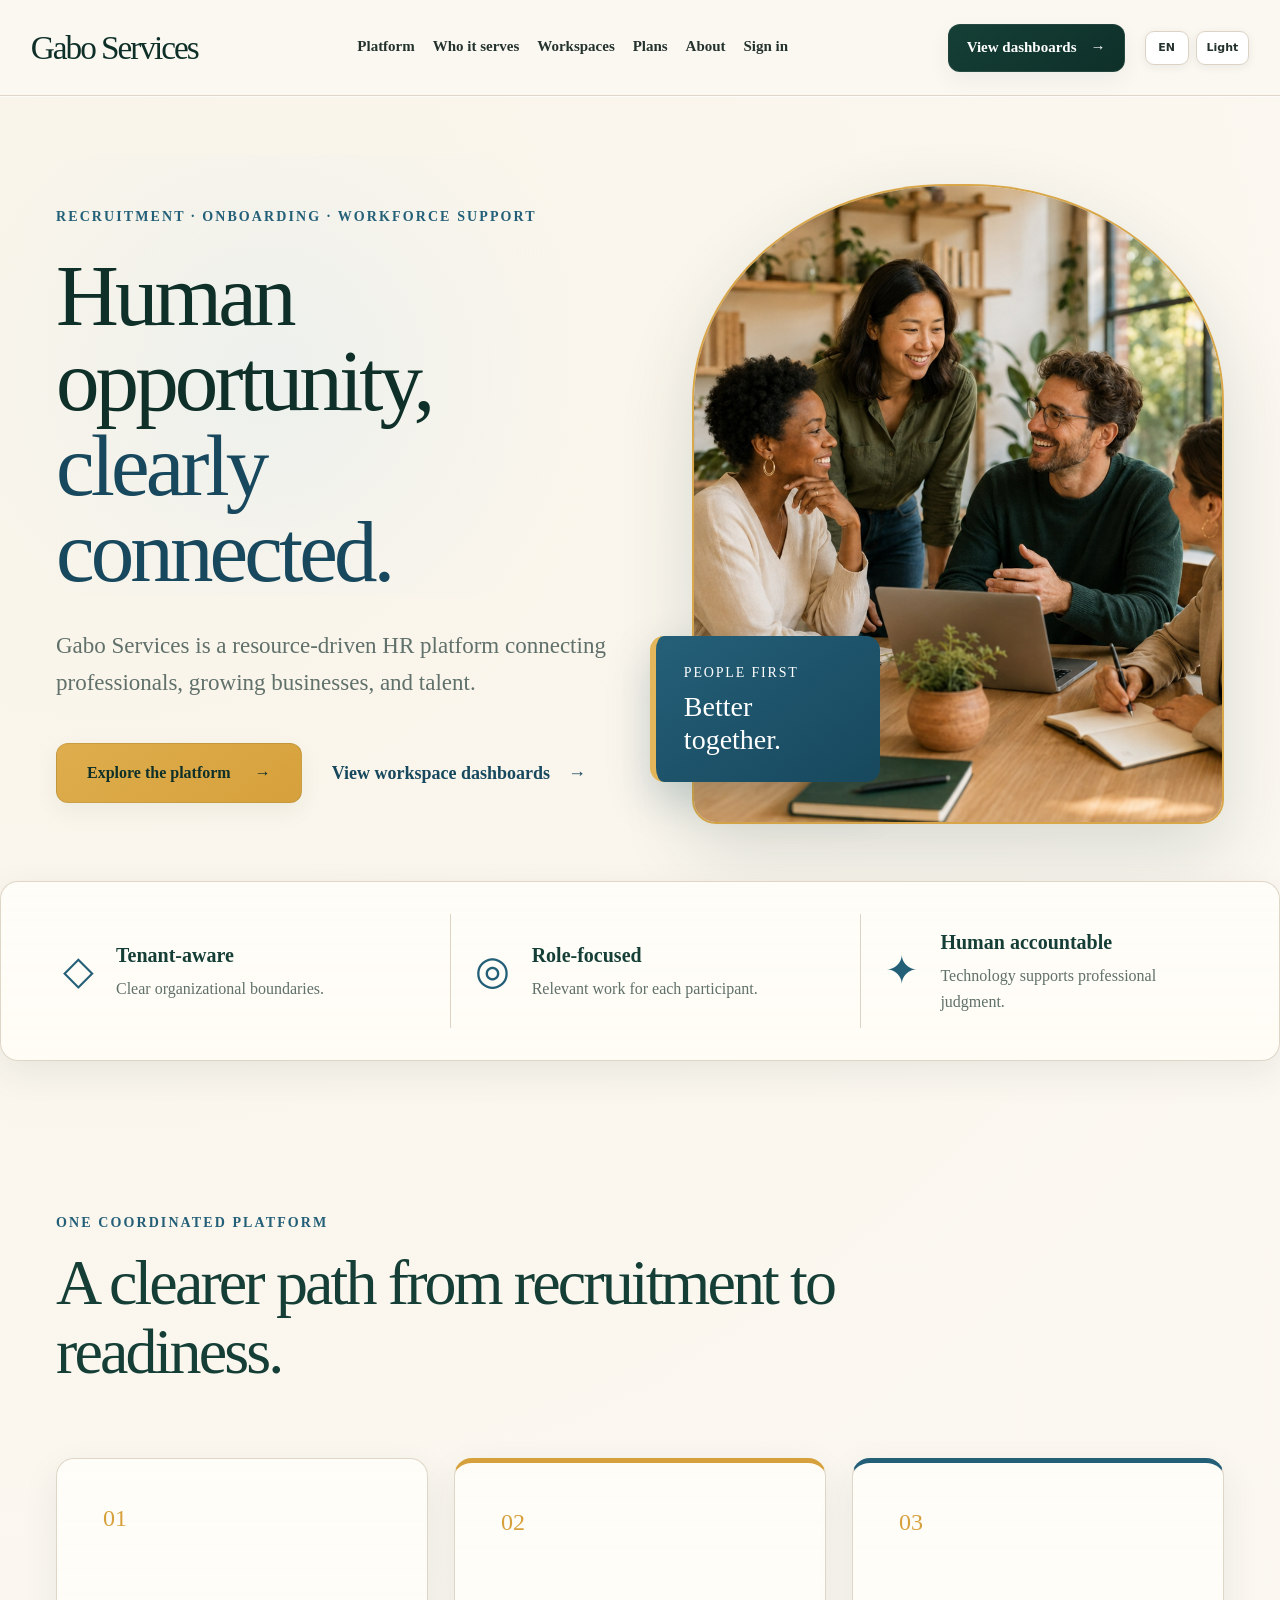
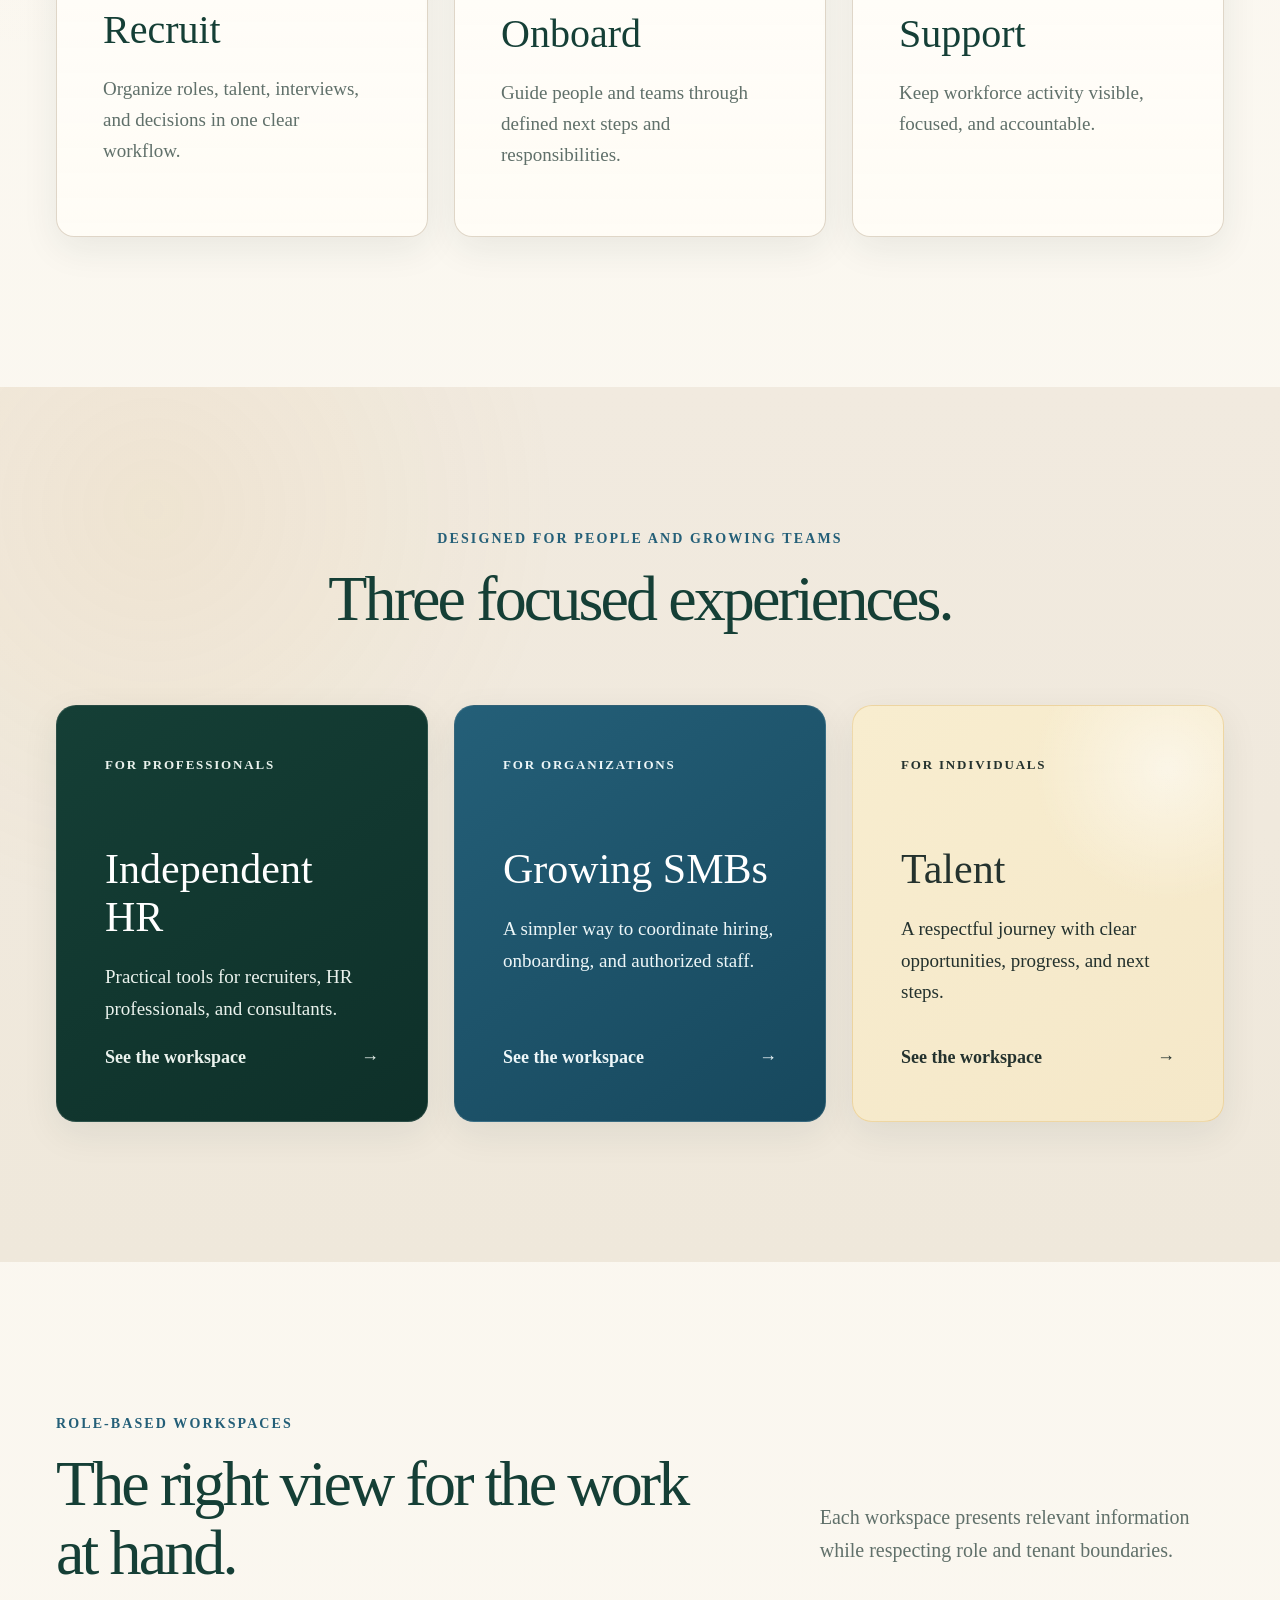
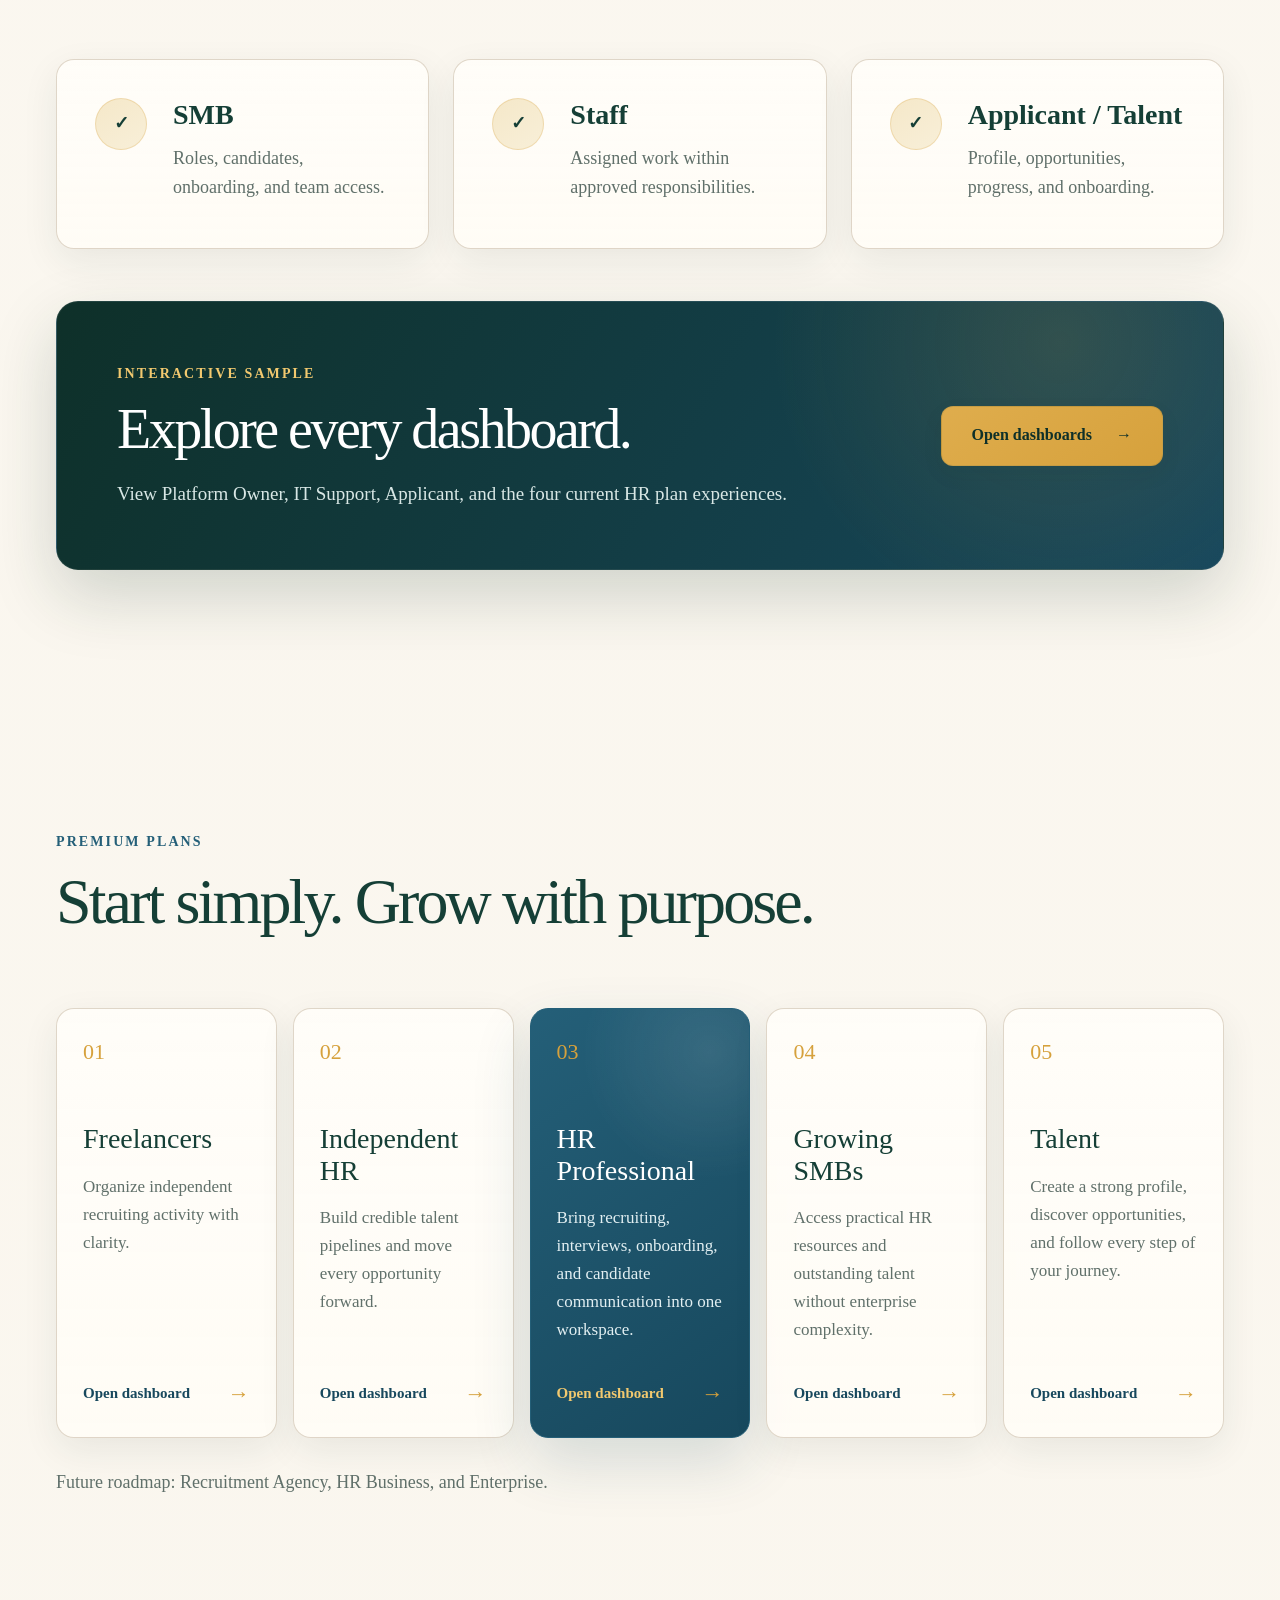
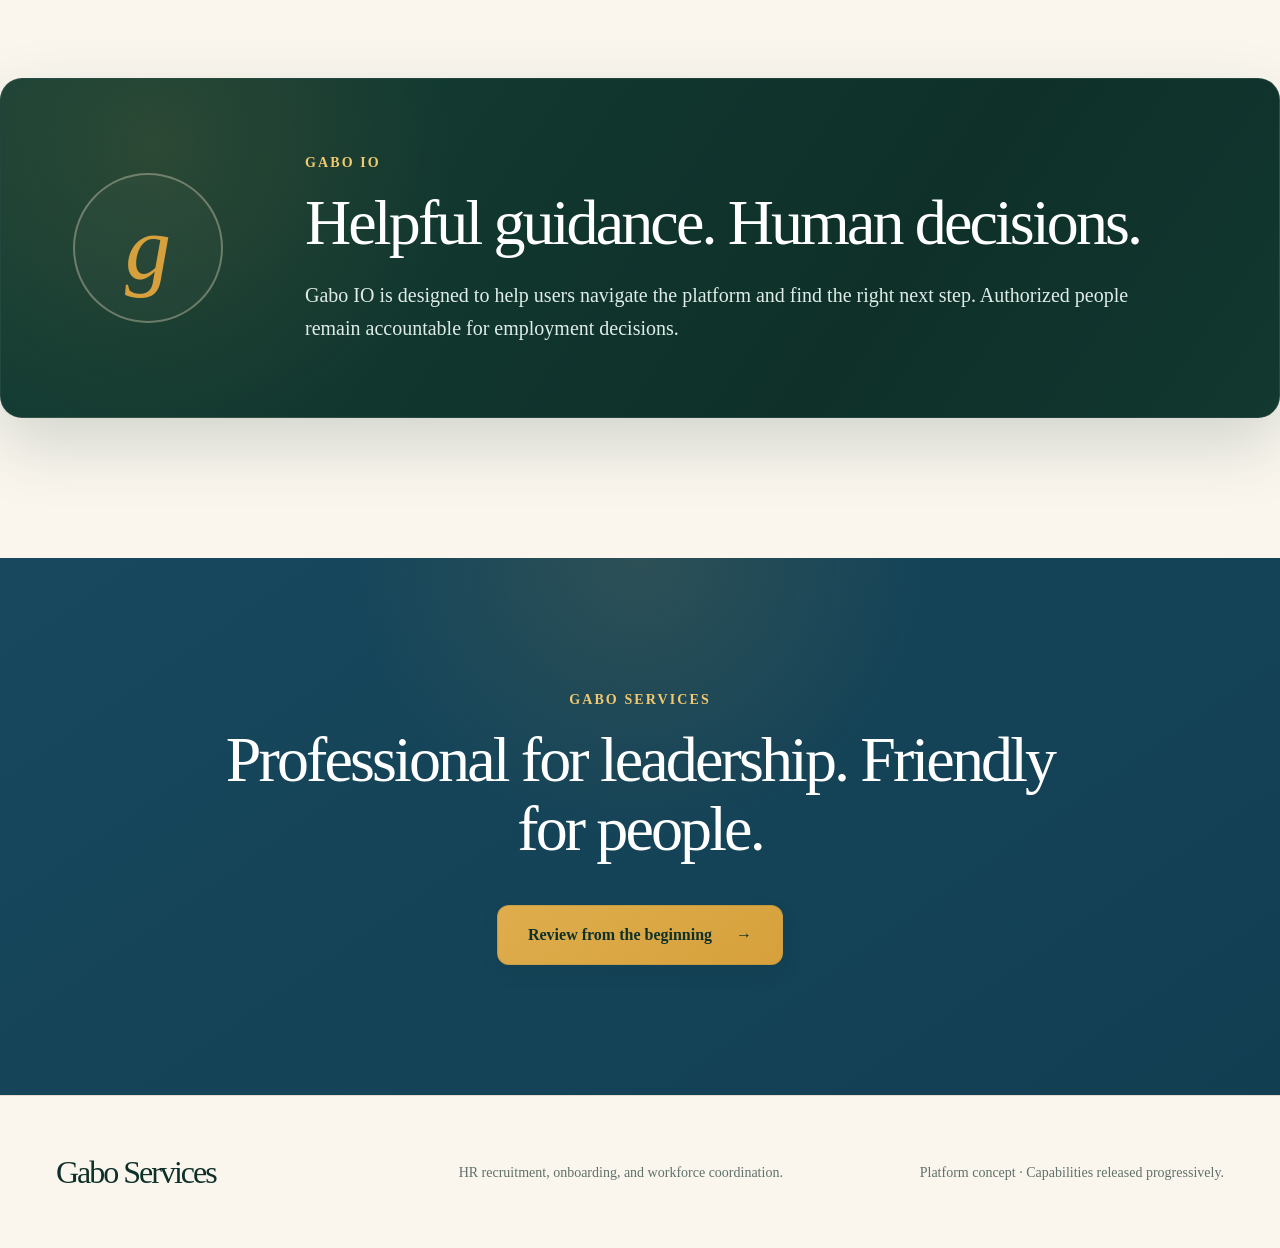
<file: index.html>
<!DOCTYPE html>
<html lang="en">
<head>
  <meta charset="UTF-8">

  <meta
    name="viewport"
    content="width=device-width, initial-scale=1, viewport-fit=cover"
  >

  <title>Gabo Services | Unified HR Platform & Dashboards</title>

  <meta
    name="description"
    content="A unified Gabo Services experience connecting HR recruitment, onboarding, talent, and role-based dashboard concepts."
  >

  <meta name="theme-color" content="#153f36">

  <!--
    The white eagle, navy field, and gold detailing convey dependable remote
    administrative support while echoing the site's blue, cream, and gold palette.
  -->
  <link rel="icon" href="coldwhiteagle.jpg" type="image/jpeg">
  <link rel="apple-touch-icon" href="coldwhiteagle.jpg">
  <link rel="stylesheet" href="style.css">
  <link rel="stylesheet" href="brand-theme.css">
  <link rel="stylesheet" href="screens/adaptive.css?v=1">
<style>
/* Language and theme controls */
.ui-preferences{display:flex;align-items:center;gap:7px;z-index:50}
.ui-toggle{min-width:44px;height:34px;padding:0 10px;border:1px solid var(--line,#d8dee3);border-radius:9px;background:var(--white,#fff);color:var(--ink,#1b2b38);font:700 11px/1 system-ui,sans-serif;cursor:pointer;box-shadow:0 2px 8px rgba(20,35,48,.08);transition:background .2s,color .2s,border-color .2s}
.ui-toggle:hover,.ui-toggle:focus-visible{border-color:var(--orange,#ed7338);outline:2px solid transparent;box-shadow:0 0 0 3px rgba(237,115,56,.18)}
html[data-theme="dark"]{color-scheme:dark;--ink:#ecf2f5;--muted:#aebbc4;--line:#3a4b58;--canvas:#121b22;--white:#1d2a34;--nav:#17232d;--nav2:#101920;--orange-soft:#3a291f;--shadow:0 8px 24px rgba(0,0,0,.28)}
html[data-theme="dark"] body,html[data-theme="dark"] main,html[data-theme="dark"] .workspace{background:#121b22;color:#ecf2f5}
html[data-theme="dark"] .topbar,html[data-theme="dark"] .panel,html[data-theme="dark"] .metrics article,html[data-theme="dark"] .data-row,html[data-theme="dark"] .role-tabs button[aria-selected=true],html[data-theme="dark"] .search,html[data-theme="dark"] .round,html[data-theme="dark"] .panel-title button,html[data-theme="dark"] .ui-toggle{background:#1d2a34;color:#ecf2f5;border-color:#3a4b58}
html[data-theme="dark"] .role-tabs{background:#14202a}
html[data-theme="dark"] .data-row:hover{background:#263640}
html[data-theme="dark"] .insight{background:linear-gradient(135deg,#35271f,#1d2a34);border-color:#63432f}
html[data-theme="dark"] .task,html[data-theme="dark"] .data-row,html[data-theme="dark"] .table-head{border-color:#33444f}
html[data-theme="dark"] img{filter:brightness(.88)}
@media(max-width:720px){.ui-preferences{position:fixed;right:10px;bottom:74px}.ui-toggle{height:38px;background:#fff;color:#1b2b38}}

/* Landing navigation: coordinated surfaces and readable labels in both themes. */
.site-header {
  gap: 20px;
  flex-wrap: nowrap;
  min-height: 96px;
  padding: 18px clamp(22px, 2.4vw, 40px);
}
.site-header .brand { flex-shrink: 0; font-size: clamp(31px, 2.6vw, 40px); }
.site-header .desktop-nav { gap: clamp(14px, 1.4vw, 24px); flex-wrap: nowrap; font-size: 15px; }
.site-header .header-cta { min-height: 48px; padding-inline: 18px; gap: 14px; font-size: 15px; }
.site-header .mobile-menu nav { max-width: calc(100vw - 44px); }
.site-header .desktop-nav a,
.site-header .header-cta,
.site-header .mobile-menu summary { white-space: nowrap; overflow-wrap: normal; flex-shrink: 0; }
.site-header .ui-preferences { flex-shrink: 0; }
.site-header .desktop-nav a:focus-visible { border-bottom-color: var(--gold); }
html[data-theme="dark"] .site-header {
  background: #1d2a34;
  border-color: #3a4b58;
  box-shadow: 0 1px 0 rgba(255,255,255,.06);
}
html[data-theme="dark"] .site-header .brand,
html[data-theme="dark"] .site-header .desktop-nav a { color: #ecf2f5; }
html[data-theme="dark"] .site-header .desktop-nav a:hover,
html[data-theme="dark"] .site-header .desktop-nav a:focus-visible { color: #f2c96f; }
html[data-theme="dark"] .site-header .mobile-menu summary,
html[data-theme="dark"] .site-header .mobile-menu nav {
  background: #1d2a34;
  color: #ecf2f5;
  border-color: #3a4b58;
}
html[data-theme="dark"] .site-header .mobile-menu nav a:hover,
html[data-theme="dark"] .site-header .mobile-menu nav a:focus-visible {
  background: #30434f;
  color: #f2c96f;
}
html[data-theme="dark"] .hero h1 { color: #ecf2f5; }
html[data-theme="dark"] .hero h1 span,
html[data-theme="dark"] .hero .eyebrow,
html[data-theme="dark"] .hero .text-action { color: #9ecfe0; }
/* Switch to the compact menu before translated labels crowd the header. */
@media (max-width:1300px) {
  html[lang="es"] .site-header .desktop-nav { display: none; }
  html[lang="es"] .site-header .mobile-menu { display: block; }
  html[lang="es"] .site-header .header-cta { margin-left: auto; }
}
@media (max-width:760px) {
  .site-header { min-height: 82px; gap: 12px; }
}
@media (min-width:721px) and (max-width:900px) {
  .site-header .header-cta { display: none; }
}
</style>
</head>

<body>
  <main>
    <header class="site-header">
      <a
        class="brand"
        href="#top"
        aria-label="Gabo Services home"
      >
        Gabo Services
      </a>

      <nav
        class="desktop-nav"
        aria-label="Primary navigation"
      >
        <a href="#platform">Platform</a>
        <a href="#audiences">Who it serves</a>
        <a href="#workspaces">Workspaces</a>
        <a href="#plans">Plans</a>
        <a href="#about">About</a>
        <a href="auth.html">Sign in</a>
      </nav>

      <a
        class="button button-green header-cta"
        href="#plans"
      >
        View dashboards <span aria-hidden="true">→</span>
      </a>

      <details class="mobile-menu">
        <summary aria-label="Open navigation">Menu</summary>

        <nav aria-label="Mobile navigation">
          <a href="#platform">Platform</a>
          <a href="#audiences">Who it serves</a>
          <a href="#workspaces">Workspaces</a>
          <a href="#plans">Plans</a>
          <a href="#about">About</a>
          <a href="auth.html">Sign in</a>
          <a href="auth.html?mode=signup">Create account</a>
          <a href="#plans">View dashboards</a>
        </nav>
      </details>
    </header>

    <section class="hero" id="top">
      <div class="hero-copy">
        <p class="eyebrow">
          Recruitment · Onboarding · Workforce support
        </p>

        <h1>
          Human opportunity,
          <span>clearly connected.</span>
        </h1>

        <p class="hero-text">
          Gabo Services is a resource-driven HR platform connecting
          professionals, growing businesses, and talent.
        </p>

        <div class="hero-actions">
          <a class="button button-gold" href="#platform">
            Explore the platform
            <span aria-hidden="true">→</span>
          </a>

          <a class="text-action" href="#workspaces">
            View workspace dashboards
            <span aria-hidden="true">→</span>
          </a>
        </div>
      </div>

      <div class="hero-visual">
        <div class="arch-frame">
          <img
            src="exec-professionals-meeting.png"
            alt="HR professionals collaborating in a welcoming workspace"
          >
        </div>

        <div class="hero-note">
          <span>People first</span>
          <strong>Better together.</strong>
        </div>
      </div>
    </section>

    <section
      class="principles"
      aria-label="Platform principles"
    >
      <article>
        <span class="principle-icon">◇</span>

        <div>
          <strong>Tenant-aware</strong>
          <p>Clear organizational boundaries.</p>
        </div>
      </article>

      <article>
        <span class="principle-icon">◎</span>

        <div>
          <strong>Role-focused</strong>
          <p>Relevant work for each participant.</p>
        </div>
      </article>

      <article>
        <span class="principle-icon">✦</span>

        <div>
          <strong>Human accountable</strong>
          <p>Technology supports professional judgment.</p>
        </div>
      </article>
    </section>

    <section class="section platform" id="platform">
      <div class="section-intro">
        <p class="kicker">One coordinated platform</p>

        <h2>
          A clearer path from recruitment to readiness.
        </h2>
      </div>

      <div class="stage-grid">
        <article>
          <span>01</span>
          <h3>Recruit</h3>

          <p>
            Organize roles, talent, interviews, and decisions
            in one clear workflow.
          </p>
        </article>

        <article>
          <span>02</span>
          <h3>Onboard</h3>

          <p>
            Guide people and teams through defined next steps
            and responsibilities.
          </p>
        </article>

        <article>
          <span>03</span>
          <h3>Support</h3>

          <p>
            Keep workforce activity visible, focused,
            and accountable.
          </p>
        </article>
      </div>
    </section>

    <section class="audience-section" id="audiences">
      <div class="section-intro compact">
        <p class="kicker">
          Designed for people and growing teams
        </p>

        <h2>Three focused experiences.</h2>
      </div>

      <div class="audience-grid">
        <article class="green">
          <span>For professionals</span>
          <h3>Independent HR</h3>

          <p>
            Practical tools for recruiters, HR professionals,
            and consultants.
          </p>

          <a
            href="auth.html?dashboard=independentHR"
            aria-label="Sign in to the Independent HR dashboard"
          >
            See the workspace
            <span aria-hidden="true">→</span>
          </a>
        </article>

        <article class="blue">
          <span>For organizations</span>
          <h3>Growing SMBs</h3>

          <p>
            A simpler way to coordinate hiring, onboarding,
            and authorized staff.
          </p>

          <a
            href="auth.html?dashboard=smb"
            aria-label="Sign in to the SMB Growth dashboard"
          >
            See the workspace
            <span aria-hidden="true">→</span>
          </a>
        </article>

        <article class="gold">
          <span>For individuals</span>
          <h3>Talent</h3>

          <p>
            A respectful journey with clear opportunities,
            progress, and next steps.
          </p>

          <a
            href="auth.html?dashboard=consumer"
            aria-label="Sign in to the Talent dashboard"
          >
            See the workspace
            <span aria-hidden="true">→</span>
          </a>
        </article>
      </div>
    </section>

    <section class="section workspaces" id="workspaces">
      <div class="section-intro split">
        <div>
          <p class="kicker">Role-based workspaces</p>

          <h2>
            The right view for the work at hand.
          </h2>
        </div>

        <p>
          Each workspace presents relevant information while
          respecting role and tenant boundaries.
        </p>
      </div>

      <div class="workspace-grid">
        <article>
          <span class="workspace-check" aria-hidden="true">✓</span>

          <div>
            <h3>SMB</h3>
            <p>Roles, candidates, onboarding, and team access.</p>
          </div>
        </article>

        <article>
          <span class="workspace-check" aria-hidden="true">✓</span>

          <div>
            <h3>Staff</h3>
            <p>Assigned work within approved responsibilities.</p>
          </div>
        </article>

        <article>
          <span class="workspace-check" aria-hidden="true">✓</span>

          <div>
            <h3>Applicant / Talent</h3>
            <p>Profile, opportunities, progress, and onboarding.</p>
          </div>
        </article>
      </div>

      <div class="dashboard-callout">
        <div>
          <p class="kicker light">Interactive sample</p>
          <h2>Explore every dashboard.</h2>

          <p>
            View Platform Owner, IT Support, Applicant,
            and the four current HR plan experiences.
          </p>
        </div>

        <a class="button button-gold" href="#plans">
          Open dashboards
          <span aria-hidden="true">→</span>
        </a>
      </div>
    </section>

    <section class="plans section" id="plans">
      <div class="section-intro">
        <p class="kicker">Premium plans</p>
        <h2>Start simply. Grow with purpose.</h2>
      </div>

      <div class="plan-grid">
        <a class="plan-card" href="auth.html?dashboard=freelance" aria-label="Sign in to the Freelancers dashboard">
          <span>01</span>
          <h3>Freelancers</h3>

          <p>
            Organize independent recruiting activity with clarity.
          </p>
          <strong class="card-action">Open dashboard <span aria-hidden="true">→</span></strong>
        </a>

        <a class="plan-card" href="auth.html?dashboard=independentHR" aria-label="Sign in to the Independent HR dashboard">
          <span>02</span>
          <h3>Independent HR</h3>

          <p>
            Build credible talent pipelines and move every
            opportunity forward.
          </p>
          <strong class="card-action">Open dashboard <span aria-hidden="true">→</span></strong>
        </a>

        <a class="plan-card featured" href="auth.html?dashboard=hrpro" aria-label="Sign in to the HR Professional dashboard">
          <span>03</span>
          <h3>HR Professional</h3>

          <p>
            Bring recruiting, interviews, onboarding, and candidate
            communication into one workspace.
          </p>
          <strong class="card-action">Open dashboard <span aria-hidden="true">→</span></strong>
        </a>

        <a class="plan-card" href="auth.html?dashboard=smb" aria-label="Sign in to the Growing SMBs dashboard">
          <span>04</span>
          <h3>Growing SMBs</h3>

          <p>
            Access practical HR resources and outstanding talent
            without enterprise complexity.
          </p>
          <strong class="card-action">Open dashboard <span aria-hidden="true">→</span></strong>
        </a>

        <a class="plan-card" href="auth.html?dashboard=consumer" aria-label="Sign in to the Talent dashboard">
          <span>05</span>
          <h3>Talent</h3>

          <p>
            Create a strong profile, discover opportunities,
            and follow every step of your journey.
          </p>
          <strong class="card-action">Open dashboard <span aria-hidden="true">→</span></strong>
        </a>
      </div>

      <p class="roadmap">
        Future roadmap: Recruitment Agency, HR Business,
        and Enterprise.
      </p>
    </section>

    <section class="gabo-io" id="about">
      <div class="io-mark">g</div>

      <div>
        <p class="kicker light">Gabo IO</p>
        <h2>Helpful guidance. Human decisions.</h2>

        <p>
          Gabo IO is designed to help users navigate the platform
          and find the right next step. Authorized people remain
          accountable for employment decisions.
        </p>
      </div>
    </section>

    <section class="closing">
      <p class="kicker light">Gabo Services</p>

      <h2>
        Professional for leadership. Friendly for people.
      </h2>

      <a class="button button-gold" href="#top">
        Review from the beginning
        <span aria-hidden="true">→</span>
      </a>
    </section>

    <footer>
      <a class="brand" href="#top">Gabo Services</a>

      <p>
        HR recruitment, onboarding, and workforce coordination.
      </p>

      <p>
        Platform concept · Capabilities released progressively.
      </p>
    </footer>
  </main>

  <script src="script.js" defer></script>

<script>
(() => {
 const root=document.documentElement,KT="gabo-theme",KL="gabo-language";
 let lang=localStorage.getItem(KL)||"en",theme=localStorage.getItem(KT)||"light";
 const pairs=[["Gabo IO is designed to help users navigate the platform and find the right next step. Authorized people remain accountable for employment decisions.","Gabo IO está diseñado para ayudar a los usuarios a navegar por la plataforma y encontrar el próximo paso adecuado. Las personas autorizadas conservan la responsabilidad de las decisiones laborales."],["One focused action can clear today’s largest bottleneck. Open the first item to see the recommended next step.","Una acción enfocada puede resolver el mayor obstáculo de hoy. Abra el primer elemento para ver el próximo paso recomendado."],["Gabo Services is a resource-driven HR platform connecting professionals, growing businesses, and talent.","Gabo Services es una plataforma de recursos humanos impulsada por recursos que conecta a profesionales, empresas en crecimiento y talento."],["Each workspace presents relevant information while respecting role and tenant boundaries.","Cada espacio de trabajo presenta información pertinente y respeta los límites de cada función y organización."],["Bring recruiting, interviews, onboarding, and candidate communication into one workspace.","Reúna el reclutamiento, las entrevistas, la incorporación y la comunicación con candidatos en un solo espacio."],["Create a strong profile, discover opportunities, and follow every step of your journey.","Cree un perfil sólido, descubra oportunidades y siga cada etapa de su trayectoria."],["is prioritized by urgency and impact so you can act without searching through reports.","se prioriza según la urgencia y el impacto para que pueda actuar sin buscar entre informes."],["View Platform Owner, IT Support, Applicant, and the four current HR plan experiences.","Vea las experiencias del Propietario de la plataforma, Soporte de TI, Postulante y los cuatro planes actuales de RR. HH."],["Access practical HR resources and outstanding talent without enterprise complexity.","Acceda a recursos prácticos de RR. HH. y talento sobresaliente sin la complejidad empresarial."],["Connecting businesses, professionals, services and customers around the world.","Conectando empresas, profesionales, servicios y clientes en todo el mundo."],["Organize roles, talent, interviews, and decisions in one clear workflow.","Organice puestos, talento, entrevistas y decisiones en un flujo de trabajo claro."],["A respectful journey with clear opportunities, progress, and next steps.","Una trayectoria respetuosa con oportunidades, avances y próximos pasos claros."],["Guide people and teams through defined next steps and responsibilities.","Guíe a las personas y los equipos mediante próximos pasos y responsabilidades definidos."],["sign-in is not yet available. Please continue with your email address.","todavía no está disponible. Continúe con su correo electrónico."],["A simpler way to coordinate hiring, onboarding, and authorized staff.","Una manera más sencilla de coordinar la contratación, la incorporación y el personal autorizado."],["Build credible talent pipelines and move every opportunity forward.","Construya procesos de talento confiables e impulse cada oportunidad."],["Practical tools for recruiters, HR professionals, and consultants.","Herramientas prácticas para reclutadores, profesionales de RR. HH. y consultores."],["Manage relationships, service health and the next promised action.","Gestione relaciones, calidad del servicio y la próxima acción comprometida."],["Future roadmap: Recruitment Agency, HR Business, and Enterprise.","Hoja de ruta futura: Agencia de reclutamiento, Empresa de RR. HH. y Corporación."],["See scope, delivery risk and milestones without switching tools.","Consulte el alcance, el riesgo de entrega y los hitos sin cambiar de herramienta."],["Search qualified people and build reusable talent communities.","Busque personas calificadas y cree comunidades de talento reutilizables."],["Plan headcount and guide candidates from application to offer.","Planifique la plantilla y guíe a los candidatos desde la postulación hasta la oferta."],["You will continue to your selected dashboard after signing in.","Continuará al panel seleccionado después de iniciar sesión."],["Source, screen and move talent through every client pipeline.","Busque, evalúe y avance talento en el proceso de cada cliente."],["Keep policies, acknowledgements and required actions current.","Mantenga actualizadas las políticas, confirmaciones y acciones obligatorias."],["Give every new hire a clear, complete first-week experience.","Ofrezca a cada nuevo empleado una primera semana clara y completa."],["Focused opportunities selected around your skills and goals.","Oportunidades específicas seleccionadas según sus habilidades y objetivos."],["Complete requested skills checks and share verified results.","Complete las evaluaciones de habilidades solicitadas y comparta resultados verificados."],["Keep important files organized, current and ready to share.","Mantenga los archivos importantes organizados, actualizados y listos para compartir."],["Prioritize open roles, owners, budgets and hiring progress.","Priorice puestos abiertos, responsables, presupuestos y avances de contratación."],["Monitor accepted offers, guarantees and recruiting revenue.","Supervise ofertas aceptadas, garantías e ingresos por reclutamiento."],["Fill priority roles with a consistent candidate experience.","Cubra puestos prioritarios con una experiencia coherente para los candidatos."],["Set up your Gabo Services account to access your workspace.","Configure su cuenta de Gabo Services para acceder a su espacio de trabajo."],["Keep workforce activity visible, focused, and accountable.","Mantenga la actividad laboral visible, enfocada y responsable."],["Create, send and track client billing from completed work.","Cree, envíe y supervise la facturación de clientes por trabajos terminados."],["Coordinate panels, scorecards and candidate communication.","Coordine paneles, evaluaciones y comunicación con candidatos."],["One reliable view of employment, team and contact details.","Una vista confiable de los datos laborales, del equipo y de contacto."],["Resolve exceptions, approve leave and understand coverage.","Resuelva excepciones, apruebe permisos y comprenda la cobertura."],["Turn workforce signals into clear, defensible decisions.","Convierta las señales laborales en decisiones claras y fundamentadas."],["Use current workforce data to answer business questions.","Use datos laborales actuales para responder preguntas empresariales."],["Present your experience, strengths and work preferences.","Presente su experiencia, fortalezas y preferencias laborales."],["You can choose a dashboard after accessing your account.","Puede elegir un panel después de acceder a su cuenta."],["HR recruitment, onboarding, and workforce coordination.","Reclutamiento, incorporación y coordinación de la fuerza laboral."],["Platform concept · Capabilities released progressively.","Concepto de plataforma · Funciones publicadas progresivamente."],["Capture billable work and reimbursable costs by client.","Registre por cliente el trabajo facturable y los gastos reembolsables."],["Understand sentiment and act on the themes that matter.","Comprenda el sentir del equipo y actúe sobre los temas importantes."],["Compare promising roles and decide where to apply next.","Compare puestos prometedores y decida dónde postularse."],["Track every application, next step and employer update.","Supervise cada postulación, próximo paso y actualización del empleador."],["Organize independent recruiting activity with clarity.","Organice con claridad la actividad de reclutamiento independiente."],["See candidates by stage and remove hiring bottlenecks.","Vea candidatos por etapa y elimine obstáculos de contratación."],["Manage enrollment, eligibility and employee questions.","Gestione inscripciones, elegibilidad y consultas de empleados."],["Keep goals, feedback and growth conversations moving.","Mantenga en marcha los objetivos, comentarios y conversaciones de crecimiento."],["Manage employee records and today’s manager actions.","Gestione los registros de empleados y las acciones gerenciales de hoy."],["Sign in to continue to your Gabo Services workspace.","Inicie sesión para continuar a su espacio de trabajo de Gabo Services."],["Profile, opportunities, progress, and onboarding.","Perfil, oportunidades, avances e incorporación."],["Professional for leadership. Friendly for people.","Profesional para líderes. Amigable para las personas."],["Roles, candidates, onboarding, and team access.","Puestos, candidatos, incorporación y acceso del equipo."],["Assigned work within approved responsibilities.","Trabajo asignado dentro de responsabilidades autorizadas."],["Review changes and make the next pay run ready.","Revise los cambios y prepare el próximo ciclo de nómina."],["The decisions that need your attention today.","Las decisiones que requieren su atención hoy."],["The decisions that need your attention today.","Las decisiones que requieren su atención hoy."],["A clearer path from recruitment to readiness.","Un camino más claro desde el reclutamiento hasta la preparación."],["Technology supports professional judgment.","La tecnología respalda el criterio profesional."],["Ordered by priority and recent activity","Ordenado por prioridad y actividad reciente"],["Designed for people and growing teams","Diseñado para personas y equipos en crecimiento"],["The right view for the work at hand.","La vista correcta para el trabajo actual."],["Relevant work for each participant.","Trabajo pertinente para cada participante."],["Capabilities released progressively","Funciones publicadas progresivamente"],["Helpful guidance. Human decisions.","Orientación útil. Decisiones humanas."],["Clear organizational boundaries.","Límites organizacionales claros."],["People operations command center","Centro de gestión de personal"],["Start simply. Grow with purpose.","Empiece simple. Crezca con propósito."],["People Operations Specialist","Especialista en gestión de personal"],["Return to Gabo Services home","Volver al inicio de Gabo Services"],["Policy pack awaiting review","Paquete de políticas pendiente de revisión"],["People, beautifully managed","Personas, gestionadas con excelencia"],["Alternative sign-in methods","Métodos alternativos de inicio de sesión"],["Three focused experiences.","Tres experiencias enfocadas."],["View workspace dashboards","Ver paneles de trabajo"],["Review from the beginning","Revisar desde el inicio"],["Client feedback received","Comentarios del cliente recibidos"],["One coordinated platform","Una plataforma coordinada"],["Explore every dashboard.","Explore cada panel."],["Northstar hiring sprint","Campaña de contratación Northstar"],["Senior Product Designer","Diseñador sénior de producto"],["People Operations Lead","Líder de gestión de personal"],["Independent Recruiter","Reclutador independiente"],["Role-based workspaces","Espacios por función"],["At least 8 characters","Al menos 8 caracteres"],["creating your account","crear su cuenta"],["Your recruiting desk","Su centro de reclutamiento"],["Welcome back, Jordan","Bienvenido de nuevo, Jordan"],["Product organization","Organización de producto"],["Explore the platform","Explorar la plataforma"],["Continue with Google","Continuar con Google"],["Create your account.","Cree su cuenta."],["Recruiting pipeline","Proceso de reclutamiento"],["View recommendation","Ver recomendación"],["changes need review","cambios requieren revisión"],["Warehouse associate","Auxiliar de almacén"],["notifications ready","notificaciones listas"],["Continue with Apple","Continuar con Apple"],["Good morning, Maya","Buenos días, Maya"],["Schedule interview","Programar entrevista"],["Applicant / Talent","Postulante / Talento"],["Interactive sample","Muestra interactiva"],["Forgot my password","Olvidé mi contraseña"],["Back to dashboards","Volver a los paneles"],["Globally connected","Conectados globalmente"],["Compliance center","Centro de cumplimiento"],["Placements & fees","Colocaciones y honorarios"],["Time & attendance","Tiempo y asistencia"],["Active candidates","Candidatos activos"],["Add one reference","Agregue una referencia"],["Time-off coverage","Cobertura de ausencias"],["Consumer / Talent","Consumidor / Talento"],["Human opportunity","Oportunidad humana"],["clearly connected","claramente conectada"],["Workforce support","Apoyo laboral"],["Human accountable","Responsabilidad humana"],["For professionals","Para profesionales"],["For organizations","Para organizaciones"],["See the workspace","Ver el espacio"],["or use your email","o use su correo electrónico"],["Company overview","Resumen de la empresa"],["Client workspace","Espacio de clientes"],["Interview center","Centro de entrevistas"],["Job requisitions","Solicitudes de empleo"],["People directory","Directorio de personal"],["People analytics","Analítica de personal"],["Open requisition","Abrir solicitud"],["Record placement","Registrar colocación"],["Start onboarding","Iniciar incorporación"],["Start assessment","Iniciar evaluación"],["Profile strength","Solidez del perfil"],["Atlas onboarding","Incorporación de Atlas"],["Brightline audit","Auditoría de Brightline"],["interviews today","entrevistas hoy"],["Payroll approval","Aprobación de nómina"],["Talent Associate","Asociado de talento"],["Platform concept","Concepto de plataforma"],["Your destination","Su destino"],["Time & expenses","Tiempo y gastos"],["Upload document","Subir documento"],["Review requests","Revisar solicitudes"],["Open enrollment","Abrir inscripción"],["Set preferences","Definir preferencias"],["Add application","Agregar postulación"],["Monthly revenue","Ingresos mensuales"],["Client accounts","Cuentas de clientes"],["HR Professional","Profesional de RR. HH."],["Better together","Mejor juntos"],["For individuals","Para personas"],["Open dashboards","Abrir paneles"],["View dashboards","Ver paneles"],["Having trouble?","¿Tiene problemas?"],["Forgot my email","Olvidé mi correo"],["Daily overview","Resumen diario"],["Candidate desk","Centro de candidatos"],["Best next move","Mejor próximo paso"],["Move candidate","Mover candidato"],["Review payroll","Revisar nómina"],["Active clients","Clientes activos"],["Placement fees","Honorarios por colocación"],["Open positions","Puestos abiertos"],["Time off today","Ausencias hoy"],["need attention","requieren atención"],["HR Coordinator","Coordinador de RR. HH."],["Task completed","Tarea completada"],["Filters opened","Filtros abiertos"],["No items match","Ningún elemento coincide con"],["Independent HR","RR. HH. independiente"],["Open dashboard","Abrir panel"],["Create account","Crear cuenta"],["Account access","Acceso a la cuenta"],["Your business.","Su empresa."],["Discover jobs","Descubrir empleos"],["Add candidate","Agregar candidato"],["Create review","Crear evaluación"],["Create report","Crear informe"],["Open projects","Proyectos abiertos"],["Open searches","Búsquedas abiertas"],["Payroll ready","Nómina preparada"],["Profile views","Vistas del perfil"],["items pending","elementos pendientes"],["Customer team","Equipo de atención al cliente"],["Task restored","Tarea restaurada"],["SMART INSIGHT","IDEA INTELIGENTE"],["Premium plans","Planes premium"],["Who it serves","A quién sirve"],["Welcome back.","Bienvenido de nuevo."],["Email address","Correo electrónico"],["Your profile","Su perfil"],["Next actions","Próximas acciones"],["Launch pulse","Lanzar encuesta"],["Build report","Crear informe"],["Add employee","Agregar empleado"],["Edit profile","Editar perfil"],["Compare jobs","Comparar empleos"],["Team members","Miembros del equipo"],["this quarter","este trimestre"],["Top quartile","Cuartil superior"],["Next Tuesday","El próximo martes"],["Data Analyst","Analista de datos"],["Needs action","Requiere acción"],["Interviewing","Entrevistando"],["Applications","Postulaciones"],["Growing SMBs","PyMEs en crecimiento"],["Professional","Profesional"],["People first","Las personas primero"],["Tenant-aware","Consciente de la organización"],["Role-focused","Enfocado por función"],["Talent pool","Banco de talento"],["Create task","Crear tarea"],["New project","Nuevo proyecto"],["New invoice","Nueva factura"],["Add control","Agregar control"],["Performance","Desempeño"],["Assessments","Evaluaciones"],["Growing SMB","PyME en crecimiento"],["Independent","Independiente"],["Recruitment","Reclutamiento"],["Freelancers","Freelancers"],["Remember me","Recordarme"],["Saved jobs","Empleos guardados"],["Add client","Agregar cliente"],["Add talent","Agregar talento"],["Add person","Agregar persona"],["Create job","Crear empleo"],["Open roles","Puestos abiertos"],["this month","este mes"],["candidates","candidatos"],["Operations","Operaciones"],["applicants","postulantes"],["Candidates","Candidatos"],["Interviews","Entrevistas"],["Recruiting","Reclutamiento"],["Onboarding","Incorporación"],["Engagement","Compromiso"],["Compliance","Cumplimiento"],["Workspaces","Espacios de trabajo"],["Connected.","Conectada."],["signing in","iniciar sesión"],["Headcount","Plantilla"],["Retention","Retención"],["this week","esta semana"],["in review","en revisión"],["employees","empleados"],["Interview","Entrevista"],["Screening","Evaluación"],["Due today","Vence hoy"],["workspace","espacio de trabajo"],["dashboard","panel"],["This week","Esta semana"],["Documents","Documentos"],["Freelance","Freelance"],["WORKSPACE","ESPACIO DE TRABAJO"],["Full name","Nombre completo"],["Log time","Registrar tiempo"],["Post job","Publicar empleo"],["priority","prioritarios"],["on track","en curso"],["openings","vacantes"],["On track","En curso"],["Priority","Prioridad"],["Sourcing","Búsqueda"],["Progress","Progreso"],["Settings","Configuración"],["Overview","Resumen"],["Projects","Proyectos"],["Invoices","Facturas"],["Pipeline","Proceso"],["Benefits","Beneficios"],["Business","Empresa"],["Platform","Plataforma"],["Password","Contraseña"],["I'm here","Estoy aquí"],["My team","Mi equipo"],["of goal","del objetivo"],["of team","del equipo"],["actions","acciones"],["Healthy","Saludable"],["Review ","Revisar "],["Clients","Clientes"],["Payroll","Nómina"],["Reports","Informes"],["Profile","Perfil"],["Recruit","Reclutar"],["Onboard","Incorporar"],["Support","Apoyar"],["Sign in","Iniciar sesión"],["points","puntos"],["people","personas"],["Hybrid","Híbrido"],["Remote","Remoto"],["Review","Revisar"],["opened","abierto"],["Filter","Filtrar"],["Status","Estado"],["Search","Buscar"],["Hiring","Contratación"],["HR Pro","RR. HH. Pro"],["Talent","Talento"],["today","hoy"],["Saved","Guardado"],["Today","Hoy"],["Staff","Personal"],["Plans","Planes"],["About","Acerca de"],["after","después de"],["Light","Claro"],["Item","Elemento"],["Solo","Individual"],["Menu","Menú"],["Dark","Oscuro"]];
 const original=new WeakMap();
 const extra=[["3 items to move forward","3 elementos para avanzar"],["Recommendation opened","Recomendación abierta"],["Settings opened","Configuración abierta"],["Dashboard navigation","Navegación del panel"],["Dashboard roles","Funciones del panel"],["Search screen","Buscar en la pantalla"],["Unified HR Platform & Dashboards","Plataforma y paneles unificados de RR. HH."],["Sign in or create a Gabo Services account to continue to your dashboard.","Inicie sesión o cree una cuenta de Gabo Services para continuar a su panel."]];
 const convert=s=>lang==="es"?extra.concat(pairs).reduce((v,p)=>v.split(p[0]).join(p[1]),s):s;
 const translateNode=n=>{if(!n.nodeValue||!n.nodeValue.trim()||n.parentElement?.closest("[data-ui-control]"))return;if(!original.has(n))original.set(n,n.nodeValue);const raw=original.get(n),lead=(raw.match(/^\s*/)||[""])[0],tail=(raw.match(/\s*$/)||[""])[0],clean=raw.trim().replace(/\s+/g," ");n.nodeValue=lead+convert(clean)+tail};
 const translateTree=s=>{const w=document.createTreeWalker(s,NodeFilter.SHOW_TEXT);let n;while(n=w.nextNode())translateNode(n);root.lang=lang;document.querySelectorAll("[placeholder]").forEach(e=>{if(!e.dataset.enPlaceholder)e.dataset.enPlaceholder=e.placeholder;e.placeholder=convert(e.dataset.enPlaceholder)});document.querySelectorAll("[aria-label]").forEach(e=>{if(e.closest("[data-ui-control]"))return;if(!e.dataset.enAria)e.dataset.enAria=e.getAttribute("aria-label");e.setAttribute("aria-label",convert(e.dataset.enAria))})};
 let controls=document.querySelector(".ui-preferences");
 if(!controls){controls=document.createElement("div");controls.className="ui-preferences";controls.dataset.uiControl="";controls.innerHTML='<button class="ui-toggle" id="languageToggle" type="button">EN</button><button class="ui-toggle" id="themeToggle" type="button">Light</button>';(document.querySelector(".top-actions")||document.querySelector(".site-header")||document.querySelector(".auth-side")||document.body).appendChild(controls)}
 const lb=controls.querySelector("#languageToggle"),tb=controls.querySelector("#themeToggle");
 const applyTheme=()=>{root.dataset.theme=theme;tb.textContent=theme==="light"?(lang==="es"?"Claro":"Light"):(lang==="es"?"Oscuro":"Dark");tb.setAttribute("aria-label",theme==="light"?(lang==="es"?"Cambiar a tema oscuro":"Switch to dark theme"):(lang==="es"?"Cambiar a tema claro":"Switch to light theme"));document.querySelector('meta[name="theme-color"]')?.setAttribute("content",theme==="dark"?"#121b22":"#153f36")};
 const applyLang=()=>{lb.textContent=lang.toUpperCase();lb.setAttribute("aria-label",lang==="en"?"Cambiar idioma a español":"Switch language to English");if(!root.dataset.enTitle)root.dataset.enTitle=document.title;document.title=convert(root.dataset.enTitle);const md=document.querySelector('meta[name="description"]');if(md){if(!md.dataset.enContent)md.dataset.enContent=md.content;md.content=convert(md.dataset.enContent)}translateTree(document.body);applyTheme()};
 lb.onclick=()=>{lang=lang==="en"?"es":"en";localStorage.setItem(KL,lang);applyLang()};
 tb.onclick=()=>{theme=theme==="light"?"dark":"light";localStorage.setItem(KT,theme);applyTheme()};
 new MutationObserver(rs=>rs.forEach(r=>r.addedNodes.forEach(n=>{if(n.nodeType===3)translateNode(n);else if(n.nodeType===1)translateTree(n)}))).observe(document.body,{childList:true,subtree:true});
 applyTheme();applyLang();
})();
</script>
  <script src="screens/adaptive.js?v=1" defer></script>
</body>
</html>
</file>
<file: style.css>
:root {
  --cream: #fbf8f1;
  --paper: #fffdf8;
  --sand: #efe8db;
  --green: #153f36;
  --green-deep: #0e3029;
  --green-soft: #dce8df;
  --blue: #245f78;
  --blue-deep: #17485d;
  --blue-soft: #dcebf1;
  --gold: #d6a13c;
  --gold-soft: #f5e8c9;
  --ink: #24322e;
  --muted: #60706a;
  --line: #ddd3c4;
  --shadow: 0 20px 60px #16372f1a;
}

* {
  box-sizing: border-box;
}

html {
  scroll-behavior: smooth;
}

body {
  margin: 0;
  background: var(--cream);
  color: var(--ink);
  font-family: var(--font-sans), Arial, sans-serif;
  font-size: 18px;
  line-height: 1.65;
}

a {
  color: inherit;
  text-decoration: none;
}

h1,
h2,
h3,
p {
  margin-top: 0;
}

h1,
h2 {
  color: var(--green);
  font-family: Georgia, "Times New Roman", serif;
  font-weight: 400;
  letter-spacing: -0.045em;
}

h2 {
  font-size: clamp(48px, 5vw, 72px);
  line-height: 1.08;
}

h3 {
  font-size: 28px;
  line-height: 1.2;
}

.button {
  display: inline-flex;
  align-items: center;
  justify-content: center;
  gap: 24px;
  min-height: 60px;
  padding: 0 30px;
  border-radius: 12px;
  font-size: 16px;
  font-weight: 800;
  transition:
    transform 0.2s,
    box-shadow 0.2s;
}

.button:hover {
  box-shadow: var(--shadow);
  transform: translateY(-2px);
}

.button:focus-visible,
a:focus-visible,
summary:focus-visible {
  outline: 3px solid var(--gold);
  outline-offset: 4px;
}

.button-green {
  background: var(--green);
  color: #fff;
}

.button-gold {
  background: var(--gold);
  color: var(--green-deep);
}

.kicker,
.eyebrow {
  color: var(--blue);
  font-size: 14px;
  font-weight: 800;
  letter-spacing: 0.15em;
  text-transform: uppercase;
}

.light {
  color: #f2c96f;
}

/* Header */

.site-header {
  position: relative;
  z-index: 20;
  display: flex;
  align-items: center;
  gap: 48px;
  max-width: 1560px;
  min-height: 112px;
  margin: auto;
  padding: 22px 56px;
  border-bottom: 1px solid var(--line);
  background: rgba(251, 248, 241, 0.96);
}

.brand {
  color: var(--green);
  font: 42px/1 Georgia, "Times New Roman", serif;
  letter-spacing: -2px;
  white-space: nowrap;
}

.desktop-nav {
  display: flex;
  flex: 1;
  justify-content: center;
  gap: 38px;
  font-size: 16px;
  font-weight: 700;
}

.desktop-nav a {
  padding: 10px 0;
  border-bottom: 2px solid transparent;
}

.desktop-nav a:hover {
  color: var(--blue);
  border-color: var(--gold);
}

.header-cta {
  min-height: 54px;
  padding-inline: 24px;
}

.mobile-menu {
  position: relative;
  display: none;
  margin-left: auto;
}

.mobile-menu summary {
  padding: 12px 16px;
  border: 1px solid var(--line);
  border-radius: 10px;
  cursor: pointer;
  font-weight: 800;
  list-style: none;
}

.mobile-menu nav {
  position: absolute;
  top: 58px;
  right: 0;
  display: grid;
  gap: 4px;
  width: 260px;
  padding: 16px;
  border: 1px solid var(--line);
  border-radius: 12px;
  background: var(--paper);
  box-shadow: var(--shadow);
}

.mobile-menu nav a {
  padding: 13px;
  border-radius: 8px;
}

.mobile-menu nav a:hover {
  background: var(--gold-soft);
}

/* Hero */

.hero {
  display: grid;
  grid-template-columns: 1.02fr 0.98fr;
  align-items: center;
  gap: 82px;
  max-width: 1560px;
  min-height: 800px;
  margin: auto;
  padding: 88px 56px 112px;
}

.hero-copy {
  max-width: 750px;
}

.hero h1 {
  margin: 25px 0 34px;
  font-size: clamp(64px, 6.8vw, 104px);
  line-height: 0.98;
}

.hero h1 span {
  display: block;
  color: var(--blue);
}

.hero-text {
  max-width: 650px;
  margin-bottom: 42px;
  color: var(--muted);
  font-size: 23px;
  line-height: 1.6;
}

.hero-actions {
  display: flex;
  flex-wrap: wrap;
  align-items: center;
  gap: 30px;
}

.text-action {
  display: inline-flex;
  gap: 18px;
  color: var(--blue-deep);
  font-weight: 800;
}

.hero-visual {
  position: relative;
  min-height: 640px;
}

.arch-frame {
  height: 640px;
  overflow: hidden;
  border: 2px solid var(--gold);
  border-radius: 48% 48% 24px 24px / 34% 34% 24px 24px;
  background: var(--sand);
  box-shadow: var(--shadow);
}

.arch-frame img {
  display: block;
  width: 100%;
  height: 100%;
  object-fit: cover;
  object-position: center;
}

.hero-note {
  position: absolute;
  bottom: 42px;
  left: -42px;
  display: grid;
  gap: 6px;
  width: 230px;
  padding: 25px 28px;
  border-left: 6px solid var(--gold);
  border-radius: 14px;
  background: var(--blue);
  color: #fff;
  box-shadow: var(--shadow);
}

.hero-note span {
  font-size: 14px;
  letter-spacing: 0.13em;
  text-transform: uppercase;
}

.hero-note strong {
  font: 28px/1.2 Georgia, serif;
}

/* Principles */

.principles {
  position: relative;
  display: grid;
  grid-template-columns: repeat(3, 1fr);
  gap: 30px;
  max-width: 1448px;
  margin: -55px auto 0;
  padding: 32px 38px;
  border: 1px solid var(--line);
  border-radius: 18px;
  background: var(--paper);
  box-shadow: var(--shadow);
}

.principles article {
  display: flex;
  align-items: center;
  gap: 22px;
  padding: 12px 24px;
}

.principles article + article {
  border-left: 1px solid var(--line);
}

.principle-icon {
  color: var(--blue);
  font-size: 40px;
}

.principles strong {
  color: var(--green);
  font-size: 20px;
}

.principles p {
  margin: 4px 0 0;
  color: var(--muted);
  font-size: 16px;
}

/* Shared sections */

.section {
  max-width: 1440px;
  margin: auto;
  padding: 150px 56px;
}

.section-intro {
  max-width: 880px;
  margin-bottom: 72px;
}

.section-intro h2 {
  margin-bottom: 0;
}

.section-intro.compact {
  margin: 0 auto 72px;
  text-align: center;
}

.section-intro.split {
  display: grid;
  grid-template-columns: 1.25fr 0.75fr;
  align-items: end;
  gap: 90px;
  max-width: none;
}

.section-intro.split p:last-child {
  color: var(--muted);
  font-size: 20px;
}

/* Platform stages */

.stage-grid {
  display: grid;
  grid-template-columns: repeat(3, 1fr);
  gap: 26px;
}

.stage-grid article {
  min-height: 330px;
  padding: 46px;
  border: 1px solid var(--line);
  border-radius: 18px;
  background: var(--paper);
}

.stage-grid article:nth-child(2) {
  border-top: 5px solid var(--gold);
}

.stage-grid article:nth-child(3) {
  border-top: 5px solid var(--blue);
}

.stage-grid span {
  color: var(--gold);
  font: 24px Georgia, serif;
}

.stage-grid h3 {
  margin: 70px 0 20px;
  color: var(--green);
  font: 40px Georgia, serif;
}

.stage-grid p {
  color: var(--muted);
  font-size: 19px;
}

/* Audiences */

.audience-section {
  padding: 140px 56px;
  background: var(--sand);
}

.audience-grid {
  display: grid;
  grid-template-columns: repeat(3, 1fr);
  gap: 26px;
  max-width: 1380px;
  margin: auto;
}

.audience-grid article {
  display: flex;
  flex-direction: column;
  min-height: 410px;
  padding: 48px;
  border-radius: 20px;
}

.audience-grid article.green {
  background: var(--green);
  color: #eaf2ed;
}

.audience-grid article.blue {
  background: var(--blue);
  color: #edf6f8;
}

.audience-grid article.gold {
  background: var(--gold-soft);
  color: var(--ink);
}

.audience-grid article > span {
  font-size: 13px;
  font-weight: 800;
  letter-spacing: 0.14em;
  text-transform: uppercase;
}

.audience-grid h3 {
  margin: 70px 0 20px;
  font: 42px Georgia, serif;
}

.audience-grid .green h3,
.audience-grid .blue h3 {
  color: #fff;
}

.audience-grid p {
  font-size: 19px;
}

.audience-grid a {
  display: flex;
  justify-content: space-between;
  margin-top: auto;
  font-weight: 800;
}

/* Workspaces */

.workspace-grid {
  display: grid;
  grid-template-columns: repeat(3, 1fr);
  gap: 24px;
}

.workspace-grid article {
  display: flex;
  gap: 26px;
  min-height: 190px;
  padding: 38px;
  border: 1px solid var(--line);
  border-radius: 18px;
  background: var(--paper);
}

.workspace-check {
  display: grid;
  flex: 0 0 auto;
  place-items: center;
  width: 52px;
  height: 52px;
  border-radius: 50%;
  background: var(--gold-soft);
  color: var(--green);
  font-weight: 900;
}

.workspace-grid h3 {
  margin-bottom: 12px;
  color: var(--green);
}

.workspace-grid p {
  margin-bottom: 0;
  color: var(--muted);
}

.dashboard-callout {
  display: flex;
  align-items: center;
  justify-content: space-between;
  gap: 60px;
  margin-top: 52px;
  padding: 60px;
  border-radius: 22px;
  background: linear-gradient(
    120deg,
    var(--green-deep),
    var(--blue-deep)
  );
  color: #fff;
}

.dashboard-callout h2 {
  margin: 8px 0 18px;
  color: #fff;
  font-size: 56px;
}

.dashboard-callout p:last-child {
  max-width: 740px;
  margin-bottom: 0;
  color: #d8e7e5;
  font-size: 19px;
}

/* Plans */

.plans {
  padding-top: 110px;
}

.plan-grid {
  display: grid;
  grid-template-columns: repeat(5, minmax(0, 1fr));
  gap: 16px;
}

.plan-card {
  display: flex;
  flex-direction: column;
  min-height: 300px;
  padding: 30px 26px;
  border: 1px solid var(--line);
  border-radius: 18px;
  background: var(--paper);
  transition: color 0.25s, background 0.25s, border-color 0.25s, box-shadow 0.25s, transform 0.25s;
}

.plan-card.featured {
  border-color: var(--blue);
  background: var(--blue);
  color: #fff;
}

.plan-grid span {
  color: var(--gold);
  font: 22px Georgia, serif;
}

.plan-grid h3 {
  margin: 58px 0 18px;
  color: var(--green);
  font: 28px/1.12 Georgia, serif;
}

.plan-grid .featured h3 {
  color: #fff;
}

.plan-grid p {
  color: var(--muted);
  font-size: 17px;
}

.plan-grid .featured p {
  color: #e2eff2;
}

.plan-card:hover,
.plan-card:focus-visible {
  border-color: var(--blue);
  background: var(--blue);
  color: #fff;
  box-shadow: 0 22px 48px #17485d33;
  transform: translateY(-10px);
}

.plan-card:hover h3,
.plan-card:focus-visible h3 { color: #fff; }

.plan-card:hover p,
.plan-card:focus-visible p { color: #e2eff2; }

.card-action {
  display: flex;
  justify-content: space-between;
  gap: 16px;
  margin-top: auto;
  padding-top: 20px;
  color: var(--blue-deep);
  font-size: 15px;
}

.featured .card-action,
.plan-card:hover .card-action,
.plan-card:focus-visible .card-action { color: #f2c96f; }

.roadmap {
  margin: 30px 0 0;
  color: var(--muted);
}

/* Account access */

.auth-page {
  min-height: 100vh;
  background: var(--paper);
}

.auth-shell {
  display: grid;
  grid-template-columns: minmax(520px, 48%) 1fr;
  min-height: 100vh;
}

.auth-panel {
  position: relative;
  display: grid;
  align-content: center;
  gap: 30px;
  padding: 110px clamp(48px, 7vw, 110px) 46px;
  background: #fff;
}

.auth-brand {
  position: absolute;
  top: clamp(32px, 5vh, 56px);
  left: clamp(36px, 5vw, 86px);
  font-size: clamp(30px, 2.5vw, 40px);
}

.auth-context {
  width: min(100%, 460px);
}

.auth-context h1 {
  margin: 12px 0 18px;
  color: var(--green);
  font: clamp(43px, 4vw, 62px)/1 Georgia, "Times New Roman", serif;
  letter-spacing: -0.045em;
}

.auth-context > p:not(.kicker) {
  max-width: 390px;
  margin-bottom: 0;
  color: var(--muted);
  font-size: 17px;
}

.dashboard-destination {
  display: grid;
  gap: 3px;
  margin-top: 28px;
  padding: 16px 18px;
  border-left: 3px solid var(--gold);
  background: var(--cream);
}

.dashboard-destination[hidden],
.form-options[hidden],
.name-field[hidden] { display: none; }

.dashboard-destination span {
  color: var(--muted);
  font-size: 10px;
  font-weight: 800;
  letter-spacing: 0.16em;
  text-transform: uppercase;
}

.dashboard-destination strong {
  color: var(--green);
  font: 20px Georgia, serif;
}

.back-link {
  display: inline-flex;
  gap: 10px;
  margin-top: 30px;
  color: var(--blue-deep);
  font-size: 14px;
  font-weight: 800;
}

.auth-form-wrap {
  width: min(100%, 460px);
}

.auth-tabs {
  display: flex;
  gap: 28px;
  margin-bottom: 26px;
  border-bottom: 1px solid var(--line);
}

.auth-tab {
  padding: 12px 0;
  border: 0;
  border-bottom: 2px solid transparent;
  background: transparent;
  color: var(--muted);
  cursor: pointer;
  font: 800 14px Arial, sans-serif;
}

.auth-tab.active { border-color: var(--gold); color: var(--green); }

.auth-tab:focus-visible,
.auth-form-wrap input:focus-visible {
  outline: 3px solid var(--gold);
  outline-offset: 3px;
}

.auth-form-wrap form > label,
.name-field label {
  display: block;
  margin: 18px 0 7px;
  color: var(--green);
  font-size: 13px;
  font-weight: 800;
}

.auth-form-wrap input[type="email"],
.auth-form-wrap input[type="password"],
.auth-form-wrap input[type="text"] {
  width: 100%;
  min-height: 54px;
  padding: 12px 15px;
  border: 1px solid var(--line);
  border-radius: 6px;
  background: #fff;
  color: var(--ink);
  font: inherit;
}

.form-options {
  display: flex;
  justify-content: space-between;
  gap: 20px;
  margin: 19px 0 24px;
  color: var(--blue-deep);
  font-size: 13px;
  font-weight: 700;
}

.checkbox-label { display: flex; align-items: center; gap: 8px; color: var(--muted); }
.auth-submit { width: 100%; margin-top: 6px; border: 0; cursor: pointer; }
.form-note { margin: 18px 0 0; color: var(--muted); font-size: 12px; text-align: center; }

.auth-visual {
  position: relative;
  isolation: isolate;
  min-width: 0;
  overflow: hidden;
  background: linear-gradient(145deg, #0b2b25 0%, var(--green) 55%, #185345 100%);
  color: #fff;
}

#auth-particles,
.auth-visual-glow { position: absolute; inset: 0; width: 100%; height: 100%; pointer-events: none; }

.auth-visual-glow {
  background: radial-gradient(circle at 78% 48%, #d6a13c26, transparent 34%), linear-gradient(90deg, #0e302966 0%, transparent 55%);
}

.auth-visual-content {
  position: absolute;
  z-index: 1;
  top: 38%;
  left: clamp(44px, 8vw, 120px);
  width: min(480px, 70%);
}

.auth-visual-eyebrow {
  margin-bottom: 22px;
  color: #e9c77e;
  font-size: 11px;
  font-weight: 900;
  letter-spacing: 0.22em;
  text-transform: uppercase;
}

.auth-visual-content h2 {
  margin-bottom: 22px;
  color: #fff;
  font: clamp(46px, 5.2vw, 78px)/0.98 Georgia, "Times New Roman", serif;
  letter-spacing: -0.05em;
}

.auth-visual-content > p:not(.auth-visual-eyebrow) { max-width: 420px; color: #dce8df; font-size: clamp(16px, 1.3vw, 19px); }
.auth-visual-content a { display: inline-flex; gap: 10px; margin-top: 20px; color: #f2d79e; font-size: 14px; font-weight: 800; }
.auth-visual-note { position: absolute; z-index: 1; right: 42px; bottom: 34px; color: #bcd0c8; font-size: 11px; letter-spacing: 0.05em; }

@media (width <= 1180px) {
  .auth-shell { grid-template-columns: 55% 45%; }
  .auth-panel { gap: 34px; padding: 120px 54px 54px; }
  .auth-context, .auth-form-wrap { width: min(100%, 480px); }
  .auth-context h1 { font-size: 48px; }
  .auth-visual-content { left: 48px; width: calc(100% - 80px); }
  .auth-visual-content h2 { font-size: clamp(42px, 5vw, 58px); }
}

/* Gabo IO */

.gabo-io {
  display: grid;
  grid-template-columns: 160px 1fr;
  align-items: center;
  gap: 72px;
  max-width: 1328px;
  margin: 30px auto 140px;
  padding: 72px;
  border-radius: 22px;
  background: var(--green);
  color: #dfecE7;
}

.gabo-io h2 {
  margin: 8px 0 22px;
  color: #fff;
}

.gabo-io p:last-child {
  max-width: 850px;
  margin-bottom: 0;
  font-size: 20px;
}

.io-mark {
  display: grid;
  place-items: center;
  width: 150px;
  height: 150px;
  border: 2px solid #739488;
  border-radius: 50%;
  color: var(--gold);
  font: italic 92px Georgia, serif;
}

/* Closing section */

.closing {
  max-width: 1560px;
  margin: auto;
  padding: 130px 56px;
  background: var(--blue-deep);
  color: #fff;
  text-align: center;
}

.closing h2 {
  max-width: 900px;
  margin: 12px auto 42px;
  color: #fff;
}

/* Footer */

footer {
  display: grid;
  grid-template-columns: 1fr 1fr 1fr;
  align-items: center;
  gap: 40px;
  max-width: 1560px;
  margin: auto;
  padding: 60px 56px;
  color: var(--muted);
  font-size: 14px;
}

footer .brand {
  font-size: 32px;
}

footer p {
  margin: 0;
}

footer p:last-child {
  text-align: right;
}

/* Tablet and smaller desktop */

@media (width <= 1180px) {
  .desktop-nav {
    display: none;
  }

  .mobile-menu {
    display: block;
  }

  .header-cta {
    margin-left: auto;
  }

  .hero {
    grid-template-columns: 1fr;
  }

  .hero-copy {
    max-width: 900px;
  }

  .hero-visual {
    width: 100%;
    max-width: 800px;
  }

  .principles {
    margin: -40px 35px 0;
  }

  .audience-grid {
    grid-template-columns: 1fr 1fr;
  }

  .audience-grid article:last-child {
    grid-column: 1 / -1;
  }

}

/* Tablet plan grid */

@media (width <= 940px) and (width >= 761px) {
  .plan-grid {
    grid-template-columns: 1fr 1fr;
  }

  .plan-grid .plan-card:last-child {
    grid-column: 1 / -1;
  }
}

/* Mobile */

@media (width <= 760px) {
  body {
    font-size: 17px;
  }

  .site-header {
    min-height: 82px;
    padding: 18px 22px;
  }

  .brand {
    font-size: 31px;
  }

  .header-cta {
    display: none;
  }

  .hero {
    grid-template-columns: 1fr;
    gap: 55px;
    min-height: 0;
    padding: 70px 24px 90px;
  }

  .hero h1 {
    font-size: clamp(56px, 15vw, 76px);
  }

  .hero-text {
    font-size: 20px;
  }

  .hero-actions {
    flex-direction: column;
    align-items: stretch;
  }

  .hero-actions .button {
    width: 100%;
  }

  .hero-visual {
    min-height: 500px;
  }

  .arch-frame {
    height: 500px;
  }

  .hero-note {
    bottom: 24px;
    left: 16px;
  }

  .principles {
    grid-template-columns: 1fr;
    margin: -32px 20px 0;
    padding: 18px 24px;
  }

  .principles article {
    padding: 20px 0;
  }

  .principles article + article {
    border-top: 1px solid var(--line);
    border-left: 0;
  }

  .section,
  .audience-section {
    padding: 105px 24px;
  }

  .section-intro {
    margin-bottom: 50px;
  }

  .section-intro.split {
    grid-template-columns: 1fr;
    gap: 20px;
  }

  .stage-grid,
  .audience-grid,
  .workspace-grid,
  .plan-grid {
    grid-template-columns: 1fr;
  }

  .audience-grid article:last-child {
    grid-column: auto;
  }

  .stage-grid article,
  .audience-grid article {
    min-height: 320px;
    padding: 36px;
  }

  .stage-grid h3,
  .audience-grid h3 {
    margin-top: 50px;
  }

  .workspace-grid article {
    min-height: 0;
    padding: 30px;
  }

  .dashboard-callout {
    flex-direction: column;
    align-items: stretch;
    padding: 42px 30px;
  }

  .dashboard-callout h2 {
    font-size: 46px;
  }

  .dashboard-callout .button {
    width: 100%;
  }

  .gabo-io {
    grid-template-columns: 1fr;
    gap: 30px;
    margin: 0 20px 100px;
    padding: 45px 30px;
  }

  .io-mark {
    width: 100px;
    height: 100px;
    font-size: 62px;
  }

  .closing {
    padding: 95px 24px;
  }

  footer {
    grid-template-columns: 1fr;
    padding: 48px 24px;
  }

  footer p:last-child {
    text-align: left;
  }

  .auth-shell { grid-template-columns: 1fr; }

  .auth-panel {
    gap: 32px;
    padding: 104px 24px 48px;
  }

  .auth-brand { top: 30px; left: 24px; font-size: 30px; }
  .auth-context h1 { font-size: 43px; }
  .auth-context, .auth-form-wrap { width: 100%; }
  .auth-visual { min-height: 360px; }
  .auth-visual-content { top: 65px; left: 24px; width: calc(100% - 48px); }
  .auth-visual-content h2 { font-size: 42px; }
  .auth-visual-note { right: 24px; bottom: 22px; }
}

/* Accessibility */

@media (prefers-reduced-motion: reduce) {
  html {
    scroll-behavior: auto;
  }

  * {
    transition: none !important;
  }
}
</file>
<file: brand-theme.css>
/* Gabo Services shared visual refinement layer.
   Presentation only: palette, surfaces, depth, and interaction polish. */

:root {
  --cream: #fbf8f1;
  --paper: #fffdf8;
  --sand: #efe8db;
  --green: #153f36;
  --green-deep: #0e3029;
  --green-soft: #dce8df;
  --blue: #245f78;
  --blue-deep: #17485d;
  --blue-soft: #dcebf1;
  --gold: #d6a13c;
  --gold-soft: #f5e8c9;
  --ink: #24322e;
  --muted: #60706a;
  --line: #ddd3c4;
  --line-strong: #cfc2af;
  --surface-highlight: rgba(255, 253, 248, 0.86);
  --shadow: 0 20px 60px rgba(22, 55, 47, 0.10);
  --shadow-soft: 0 12px 36px rgba(22, 55, 47, 0.08);
  --shadow-hover: 0 24px 58px rgba(23, 72, 93, 0.16);
}

body {
  background:
    radial-gradient(circle at 8% 5%, rgba(214, 161, 60, 0.045), transparent 24%),
    linear-gradient(180deg, var(--cream) 0%, #faf6ee 100%);
}

.site-header {
  border-color: rgba(221, 211, 196, 0.9);
  background: rgba(251, 248, 241, 0.93);
  box-shadow: 0 1px 0 rgba(255, 255, 255, 0.65);
  backdrop-filter: blur(16px);
}

.brand {
  color: var(--green-deep);
}

.desktop-nav a {
  color: var(--ink);
  transition: color .18s ease, border-color .18s ease;
}

.desktop-nav a:hover {
  color: var(--blue-deep);
}

.button {
  border: 1px solid transparent;
  box-shadow: 0 8px 22px rgba(14, 48, 41, 0.06);
}

.button-green {
  background: linear-gradient(145deg, var(--green) 0%, var(--green-deep) 100%);
  border-color: rgba(255,255,255,.08);
}

.button-gold {
  background: linear-gradient(145deg, #dfad4d 0%, var(--gold) 100%);
  border-color: rgba(14, 48, 41, 0.10);
}

.button:hover {
  box-shadow: var(--shadow-hover);
}

.hero {
  position: relative;
}

.hero::before {
  content: "";
  position: absolute;
  inset: 7% 46% auto -12%;
  height: 440px;
  z-index: -1;
  background: radial-gradient(circle, rgba(220, 235, 241, 0.42), transparent 68%);
  pointer-events: none;
}

.hero h1 {
  color: var(--green-deep);
}

.hero h1 span {
  color: var(--blue-deep);
}

.arch-frame {
  border-color: rgba(214, 161, 60, 0.92);
  background: linear-gradient(145deg, var(--sand), var(--paper));
  box-shadow: 0 28px 76px rgba(14, 48, 41, 0.14);
}

.hero-note {
  border-left-color: #e4b65c;
  background: linear-gradient(145deg, var(--blue) 0%, var(--blue-deep) 100%);
  box-shadow: 0 18px 44px rgba(23, 72, 93, 0.22);
}

.principles,
.stage-grid article,
.workspace-grid article,
.plan-card {
  border-color: rgba(221, 211, 196, 0.92);
  background: linear-gradient(180deg, rgba(255,253,248,.98), rgba(255,252,246,.92));
  box-shadow: var(--shadow-soft);
}

.principles {
  backdrop-filter: blur(10px);
}

.stage-grid article,
.workspace-grid article,
.plan-card {
  transition:
    transform .22s ease,
    border-color .22s ease,
    box-shadow .22s ease,
    background .22s ease,
    color .22s ease;
}

.stage-grid article:hover,
.workspace-grid article:hover {
  transform: translateY(-5px);
  border-color: rgba(36, 95, 120, 0.34);
  box-shadow: var(--shadow-hover);
}

.stage-grid article:nth-child(2) {
  border-top-color: var(--gold);
}

.stage-grid article:nth-child(3) {
  border-top-color: var(--blue);
}

.audience-section {
  background:
    radial-gradient(circle at 12% 14%, rgba(214,161,60,.08), transparent 30%),
    linear-gradient(180deg, #f1eadf 0%, var(--sand) 100%);
}

.audience-grid article {
  border: 1px solid rgba(255,255,255,.10);
  box-shadow: var(--shadow-soft);
  transition: transform .22s ease, box-shadow .22s ease;
}

.audience-grid article:hover {
  transform: translateY(-6px);
  box-shadow: var(--shadow-hover);
}

.audience-grid article.green {
  background: linear-gradient(145deg, var(--green) 0%, var(--green-deep) 100%);
}

.audience-grid article.blue {
  background: linear-gradient(145deg, var(--blue) 0%, var(--blue-deep) 100%);
}

.audience-grid article.gold {
  border-color: rgba(214,161,60,.30);
  background:
    radial-gradient(circle at 85% 15%, rgba(255,255,255,.52), transparent 28%),
    linear-gradient(145deg, #f8edcf 0%, var(--gold-soft) 100%);
}

.workspace-check {
  border: 1px solid rgba(214,161,60,.25);
  background: linear-gradient(145deg, var(--gold-soft), #f8efd8);
}

.dashboard-callout {
  border: 1px solid rgba(255,255,255,.08);
  background:
    radial-gradient(circle at 86% 15%, rgba(214,161,60,.15), transparent 28%),
    linear-gradient(120deg, var(--green-deep), var(--blue-deep));
  box-shadow: 0 26px 66px rgba(14, 48, 41, 0.18);
}

.plan-card.featured,
.plan-card:hover,
.plan-card:focus-visible {
  border-color: var(--blue);
  background:
    radial-gradient(circle at 82% 10%, rgba(255,255,255,.10), transparent 30%),
    linear-gradient(145deg, var(--blue), var(--blue-deep));
  box-shadow: var(--shadow-hover);
}

.gabo-io {
  border: 1px solid rgba(255,255,255,.08);
  background:
    radial-gradient(circle at 12% 20%, rgba(214,161,60,.12), transparent 26%),
    linear-gradient(125deg, var(--green) 0%, var(--green-deep) 68%, #123830 100%);
  box-shadow: 0 26px 66px rgba(14, 48, 41, 0.17);
}

.io-mark {
  border-color: rgba(245,232,201,.34);
  background: rgba(255,255,255,.025);
}

.closing {
  background:
    radial-gradient(circle at 50% 0%, rgba(214,161,60,.12), transparent 34%),
    linear-gradient(145deg, var(--blue-deep) 0%, #123e52 100%);
}

footer {
  border-top: 1px solid rgba(221, 211, 196, .72);
}

.mobile-menu summary {
  background: rgba(255,253,248,.72);
}

.mobile-menu nav {
  border-color: rgba(221, 211, 196, .94);
  background: rgba(255,253,248,.98);
}

/* Auth alignment: preserve layout and globe behavior while sharing the same finish. */
.auth-page-globe {
  background: var(--cream);
}

.auth-side {
  background:
    radial-gradient(circle at 12% 8%, rgba(214,161,60,.075), transparent 24%),
    radial-gradient(circle at 90% 78%, rgba(220,235,241,.24), transparent 28%),
    linear-gradient(180deg, var(--paper) 0%, var(--cream) 100%);
}

.auth-provider,
.auth-page-globe .auth-form-wrap input[type="email"],
.auth-page-globe .auth-form-wrap input[type="password"],
.auth-page-globe .auth-form-wrap input[type="text"] {
  box-shadow: 0 8px 24px rgba(22,55,47,.045);
}

.auth-provider:hover {
  box-shadow: 0 12px 30px rgba(22,55,47,.08);
}

.auth-page-globe .auth-submit {
  background: linear-gradient(145deg, #dfad4d 0%, var(--gold) 100%);
  box-shadow: 0 14px 34px rgba(14,48,41,.12);
}

.global-side {
  background:
    radial-gradient(circle at 86% 12%, rgba(214,161,60,.12), transparent 26%),
    linear-gradient(145deg, var(--green-deep) 0%, var(--green) 46%, var(--blue-deep) 100%);
}

@media (prefers-reduced-motion: reduce) {
  .stage-grid article,
  .workspace-grid article,
  .audience-grid article,
  .plan-card {
    transform: none !important;
  }
}
</file>
<file: screens/adaptive.css>
/*
 * Gabo Services Adaptive Screen Standard v1
 * Shared by public pages and role workspaces. Page-specific CSS remains authoritative.
 */
:root{
  --gs-viewport-width:100vw;
  --gs-available-height:100vh;
  --gs-safe-top:env(safe-area-inset-top,0px);
  --gs-safe-right:env(safe-area-inset-right,0px);
  --gs-safe-bottom:env(safe-area-inset-bottom,0px);
  --gs-safe-left:env(safe-area-inset-left,0px);
  --gs-adaptive-gutter:clamp(16px,3.5vw,64px);
  --gs-adaptive-gap:clamp(14px,2vw,28px);
  --gs-readable-line:72ch;
}

html{
  min-width:0;
  overflow-wrap:break-word;
  -webkit-text-size-adjust:100%;
  text-size-adjust:100%;
}

body{
  width:100%;
  min-width:0;
  overflow-x:hidden;
}

@supports (overflow:clip){body{overflow-x:clip}}

*,*::before,*::after{min-width:0}
img,picture,video,canvas,svg,iframe{max-width:100%;height:auto}
input,select,textarea,button{max-width:100%;font:inherit}
pre,code{white-space:pre-wrap;overflow-wrap:anywhere}
table{max-width:100%;border-collapse:collapse}

.app,.shell,.workspace,.work,.content,.main,.page,.page-shell,
.dashboard-grid,.grid,.metrics,.panel,.card,.section,.section-inner,
.hero,.hero-copy,.hero-visual,.task-grid,.profile-grid,.profile-metrics,
.stage-grid,.workspace-grid,.audience-grid,.plans-grid,.principles,
.auth-shell,.auth-side,.global-side,.auth-card{min-width:0}

[data-scroll-region],.table-wrap,.table-responsive{max-width:100%;overflow-x:auto;-webkit-overflow-scrolling:touch}

/* Wide PCs and large laptop screens */
@media (min-width:1440px){
  :root{--gs-adaptive-gutter:clamp(40px,4vw,80px);--gs-adaptive-gap:clamp(20px,2vw,32px)}
  .content,.section,.task-grid{width:100%;max-width:1920px;margin-inline:auto}
}

/* Standard PCs and laptops */
@media (min-width:1024px) and (max-width:1439px){
  :root{--gs-adaptive-gutter:clamp(24px,3vw,48px)}
}

/* Tablets and 200% desktop zoom */
@media (min-width:600px) and (max-width:1023px){
  :root{--gs-adaptive-gutter:clamp(20px,4vw,36px)}
  .stage-grid,.workspace-grid,.audience-grid,.plans-grid{grid-template-columns:repeat(2,minmax(0,1fr))}
  .hero,.welcome,.profile-hero{align-items:flex-start}
  .site-header,.topbar,.top,.profile-header{padding-inline:var(--gs-adaptive-gutter)}
}

/* Mobile phones, narrow tablets, and high desktop zoom */
@media (max-width:599px){
  :root{--gs-adaptive-gutter:clamp(14px,4.5vw,22px);--gs-adaptive-gap:14px}
  .dashboard-grid,.grid,.metrics,.profile-grid,.profile-metrics,.stage-grid,
  .workspace-grid,.audience-grid,.plans-grid,.principles,.hero,.auth-shell{grid-template-columns:minmax(0,1fr)}
  .site-header,.topbar,.top,.profile-header,.task-header{padding-inline:var(--gs-adaptive-gutter)}
  .hero-actions,.actions,.dialog-actions,.apply-actions{align-items:stretch}
  .hero-actions>.button,.actions>button,.actions>a{width:100%}
  h1,h2,h3,p,a,button,label,span,strong,small{overflow-wrap:anywhere}
  dialog{max-width:calc(100vw - 24px);max-height:calc(var(--gs-available-height) - 24px);margin:auto}
}

/* Touch screens: reliable targets without changing pointer layouts. */
@media (pointer:coarse){
  button,[role="button"],input[type="button"],input[type="submit"],summary{min-height:44px}
  a.nav,a.button,.section-nav a,.mobile-menu nav a{min-height:44px}
}

/* Landscape phones need vertical economy more than smaller typography. */
@media (max-height:500px) and (orientation:landscape){
  :root{--gs-adaptive-gap:12px}
  .hero,.section,.content{min-height:0;padding-block:24px}
}

@media (prefers-reduced-motion:reduce){
  html{scroll-behavior:auto}
  *,*::before,*::after{scroll-behavior:auto!important;animation-duration:.01ms!important;animation-iteration-count:1!important;transition-duration:.01ms!important}
}

@media (forced-colors:active){
  button,a,input,select,textarea,summary{forced-color-adjust:auto}
}
</file>
